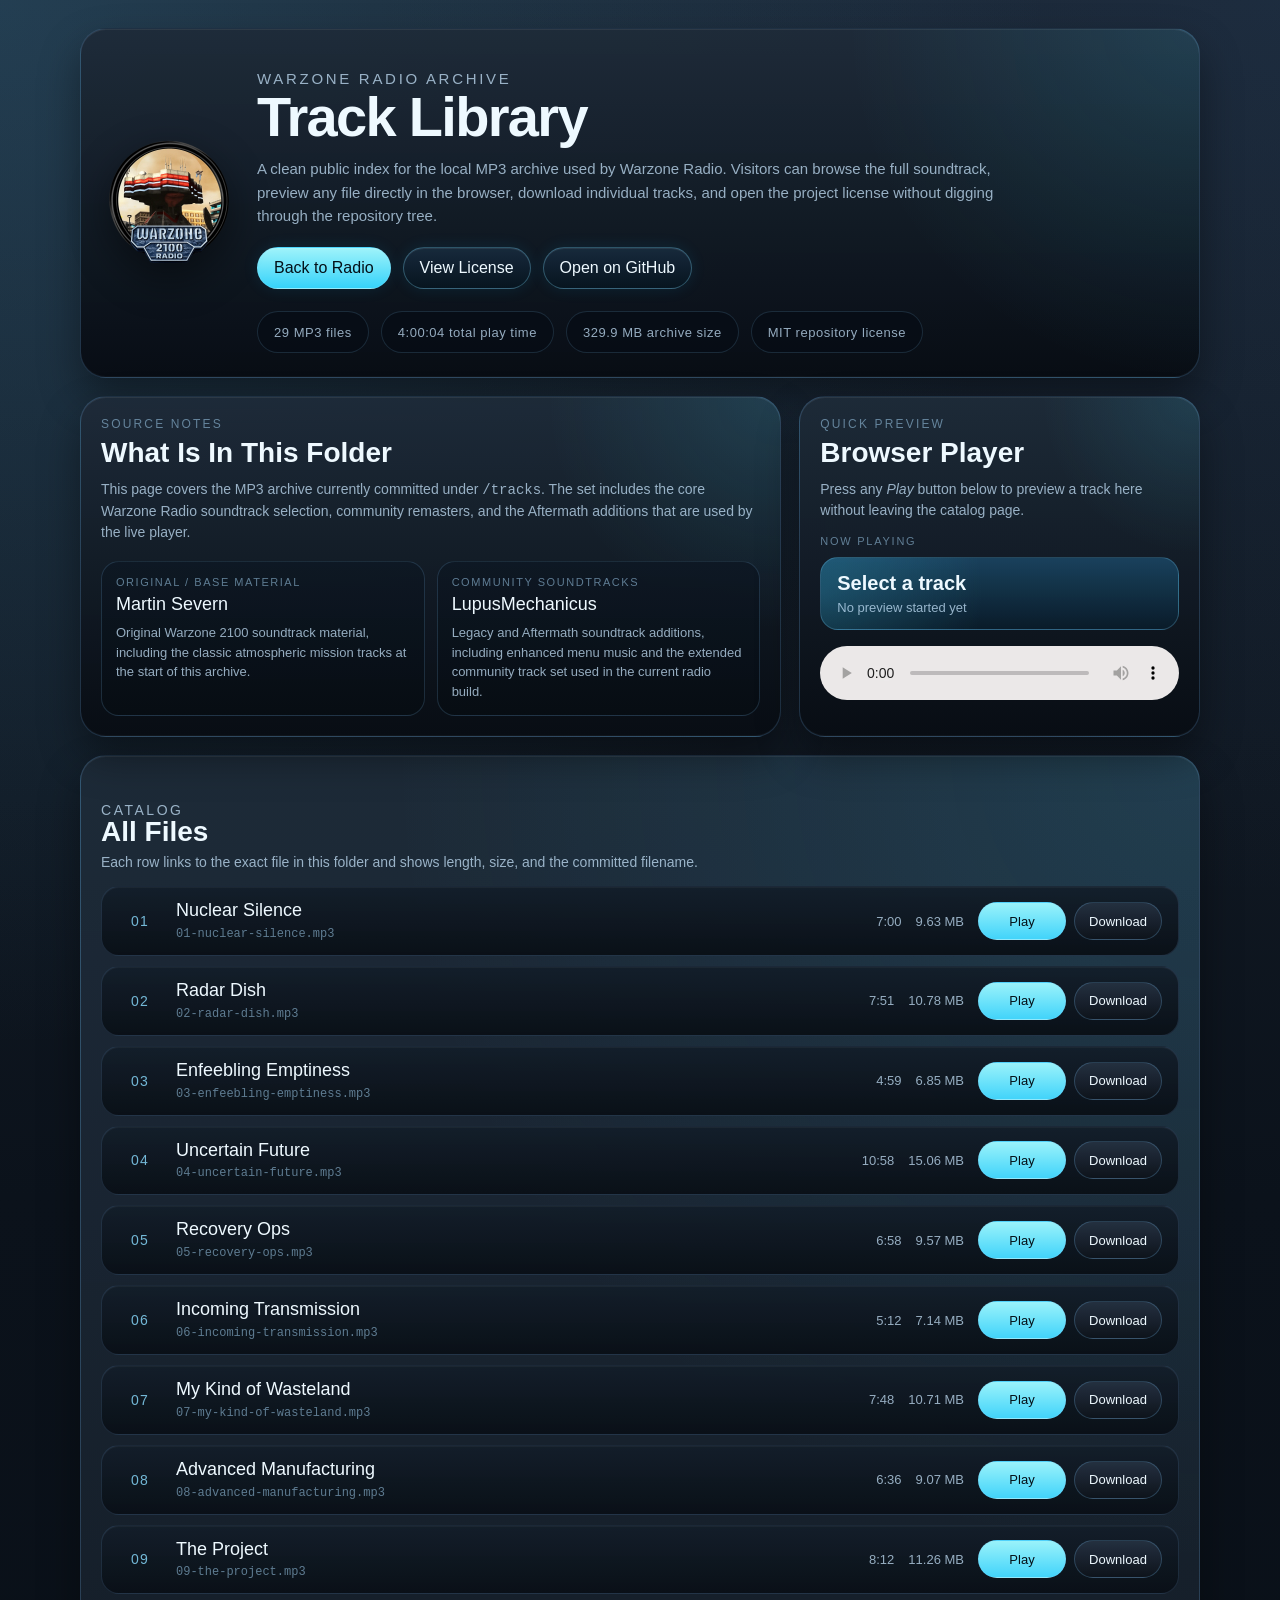
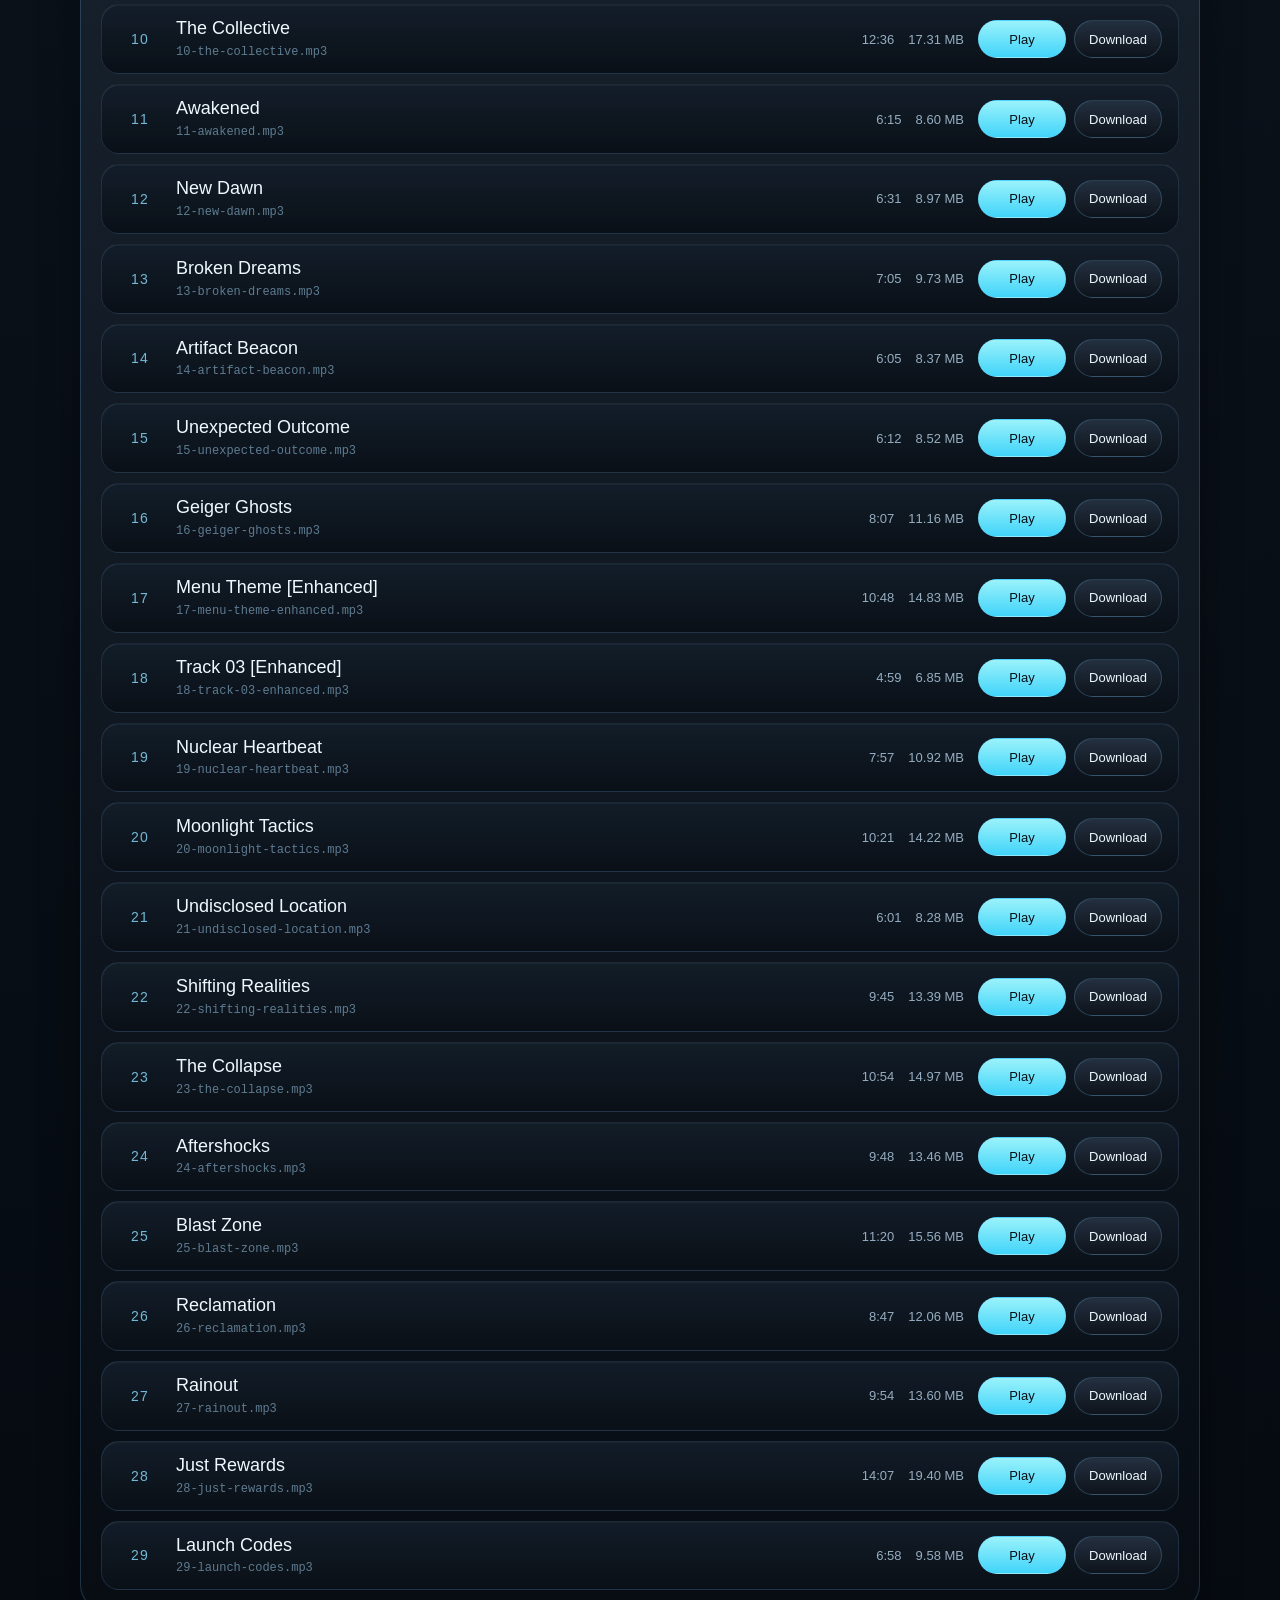
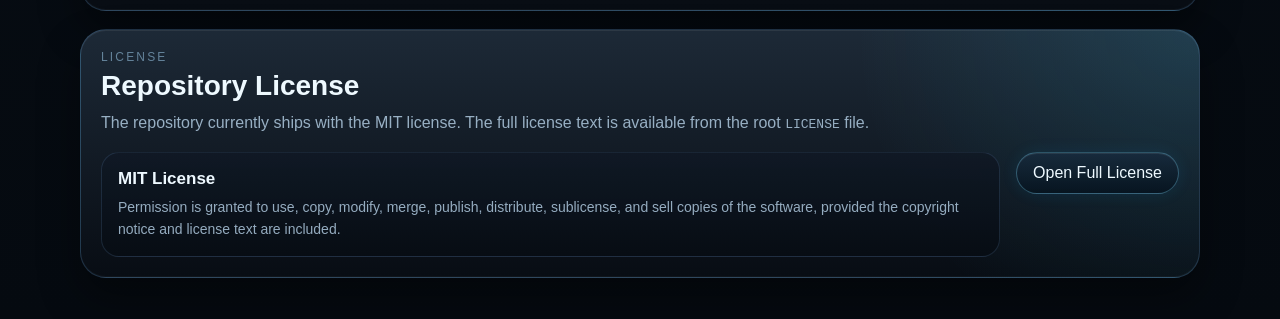
<file: tracks/index.html>
<!DOCTYPE html>
<html lang="en">
<head>
<meta charset="UTF-8">
<meta name="viewport" content="width=device-width, initial-scale=1.0">
<title>Warzone Radio Tracks</title>
<meta name="theme-color" content="#08111a">
<link rel="icon" type="image/webp" href="../assets/warzone-radio-logo.webp">
<style>
:root {
  --bg-0: #02070d;
  --bg-1: #09131d;
  --bg-2: #101d29;
  --panel-0: rgba(15, 25, 37, 0.96);
  --panel-1: rgba(9, 15, 22, 0.98);
  --line: rgba(120, 188, 255, 0.2);
  --line-strong: rgba(124, 220, 255, 0.42);
  --text: #eef9ff;
  --text-soft: rgba(202, 232, 255, 0.72);
  --text-dim: rgba(154, 199, 230, 0.58);
  --accent: #43d8ff;
  --accent-strong: #8af2ff;
  --shadow: 0 20px 40px rgba(0, 0, 0, 0.38);
}

* {
  box-sizing: border-box;
}

html {
  scroll-behavior: smooth;
}

body {
  margin: 0;
  min-height: 100vh;
  color: var(--text);
  font-family: Arial, sans-serif;
  background:
    radial-gradient(circle at top left, rgba(62, 138, 180, 0.26), transparent 28%),
    radial-gradient(circle at top right, rgba(43, 82, 130, 0.18), transparent 24%),
    linear-gradient(180deg, #1a2430 0%, #0b121b 34%, #050a10 100%);
}

.shell {
  width: min(1120px, calc(100vw - 32px));
  margin: 0 auto;
  padding: 28px 0 42px;
}

.hero,
.panel,
.license-panel {
  border: 1px solid var(--line);
  border-radius: 26px;
  background:
    radial-gradient(circle at top right, rgba(67, 216, 255, 0.12), transparent 30%),
    linear-gradient(180deg, rgba(30, 43, 57, 0.96) 0%, rgba(8, 13, 20, 0.99) 100%);
  box-shadow:
    inset 0 1px 0 rgba(255, 255, 255, 0.07),
    inset 0 -1px 0 rgba(255, 255, 255, 0.03),
    var(--shadow);
}

.hero {
  display: grid;
  grid-template-columns: 128px minmax(0, 1fr);
  gap: 24px;
  align-items: center;
  padding: 24px;
}

.hero-logo {
  width: 128px;
  height: 128px;
  object-fit: contain;
  filter: drop-shadow(0 14px 20px rgba(0, 0, 0, 0.45));
}

.eyebrow {
  margin: 0 0 8px;
  color: var(--text-dim);
  font-size: 12px;
  letter-spacing: 0.18em;
  text-transform: uppercase;
}

.hero h1 {
  margin: 0;
  font-size: clamp(34px, 6vw, 56px);
  line-height: 0.95;
  letter-spacing: -0.03em;
}

.hero p {
  margin: 14px 0 0;
  max-width: 760px;
  color: var(--text-soft);
  font-size: 15px;
  line-height: 1.55;
}

.hero-actions,
.stats,
.credits {
  display: flex;
  flex-wrap: wrap;
  gap: 12px;
}

.hero-actions {
  margin-top: 20px;
}

.action,
.stat-pill {
  display: inline-flex;
  align-items: center;
  justify-content: center;
  min-height: 42px;
  padding: 0 16px;
  border-radius: 999px;
  text-decoration: none;
}

.action {
  border: 1px solid rgba(124, 220, 255, 0.32);
  color: var(--text);
  background: linear-gradient(180deg, rgba(24, 43, 61, 0.96) 0%, rgba(7, 21, 32, 0.98) 100%);
  box-shadow:
    inset 0 1px 0 rgba(255, 255, 255, 0.08),
    0 0 16px rgba(0, 180, 255, 0.1);
}

.action:hover {
  border-color: rgba(138, 242, 255, 0.58);
  box-shadow:
    inset 0 1px 0 rgba(255, 255, 255, 0.1),
    0 0 20px rgba(0, 200, 255, 0.16);
}

.action.is-primary {
  color: #041018;
  background: linear-gradient(180deg, rgba(162, 248, 255, 0.98) 0%, rgba(55, 215, 255, 0.98) 100%);
}

.stats {
  margin: 22px 0 0;
}

.stat-pill {
  border: 1px solid rgba(117, 178, 222, 0.18);
  color: var(--text-soft);
  background: rgba(6, 13, 21, 0.68);
  font-size: 13px;
  letter-spacing: 0.04em;
}

.layout {
  display: grid;
  grid-template-columns: minmax(0, 1.4fr) minmax(300px, 0.8fr);
  gap: 18px;
  margin-top: 18px;
}

.panel {
  padding: 20px;
}

.panel h2,
.license-panel h2 {
  margin: 0;
  font-size: 28px;
  line-height: 1;
}

.panel-copy {
  margin: 12px 0 0;
  color: var(--text-soft);
  font-size: 14px;
  line-height: 1.5;
}

.credits {
  margin-top: 18px;
}

.credit-card {
  flex: 1 1 180px;
  min-width: 0;
  padding: 14px;
  border-radius: 18px;
  border: 1px solid rgba(122, 188, 235, 0.18);
  background: linear-gradient(180deg, rgba(14, 24, 36, 0.92) 0%, rgba(7, 13, 19, 0.98) 100%);
}

.credit-label {
  margin: 0 0 6px;
  color: var(--text-dim);
  font-size: 11px;
  letter-spacing: 0.14em;
  text-transform: uppercase;
}

.credit-title {
  margin: 0;
  font-size: 18px;
}

.credit-copy {
  margin: 8px 0 0;
  color: var(--text-soft);
  font-size: 13px;
  line-height: 1.5;
}

.preview-title {
  margin-top: 14px;
  color: var(--text-dim);
  font-size: 11px;
  letter-spacing: 0.16em;
  text-transform: uppercase;
}

.now-playing {
  margin-top: 10px;
  padding: 14px 16px;
  border-radius: 18px;
  border: 1px solid rgba(126, 214, 255, 0.24);
  background:
    radial-gradient(circle at left center, rgba(68, 214, 255, 0.2), transparent 45%),
    linear-gradient(180deg, rgba(26, 68, 96, 0.94) 0%, rgba(10, 28, 42, 0.98) 100%);
}

.now-playing strong {
  display: block;
  font-size: 20px;
  line-height: 1.1;
}

.now-playing span {
  display: block;
  margin-top: 6px;
  color: var(--text-soft);
  font-size: 13px;
}

.preview-player {
  width: 100%;
  margin-top: 16px;
  filter: hue-rotate(158deg) saturate(1.12) brightness(0.96);
}

.catalog-head {
  display: flex;
  align-items: end;
  justify-content: space-between;
  gap: 16px;
  margin-top: 18px;
}

.catalog-head p {
  margin: 8px 0 0;
  color: var(--text-soft);
  font-size: 14px;
}

.track-list {
  margin-top: 16px;
  display: grid;
  gap: 10px;
}

.track-row {
  display: grid;
  grid-template-columns: 44px minmax(0, 1fr) auto auto auto;
  gap: 14px;
  align-items: center;
  padding: 14px 16px;
  border-radius: 18px;
  border: 1px solid rgba(116, 170, 225, 0.16);
  background: linear-gradient(180deg, rgba(19, 30, 42, 0.94) 0%, rgba(10, 16, 23, 0.98) 100%);
  box-shadow: inset 0 1px 0 rgba(255, 255, 255, 0.04);
}

.track-row:hover {
  border-color: rgba(126, 220, 255, 0.34);
  box-shadow:
    inset 0 1px 0 rgba(255, 255, 255, 0.06),
    0 0 0 1px rgba(78, 198, 255, 0.08);
}

.track-index {
  color: rgba(138, 220, 255, 0.82);
  font-size: 14px;
  letter-spacing: 0.08em;
  text-align: center;
}

.track-main {
  min-width: 0;
}

.track-title {
  display: block;
  font-size: 18px;
  line-height: 1.1;
}

.track-file {
  display: block;
  margin-top: 6px;
  color: var(--text-dim);
  font-size: 12px;
  font-family: Consolas, monospace;
  white-space: nowrap;
  overflow: hidden;
  text-overflow: ellipsis;
}

.track-meta {
  color: var(--text-soft);
  font-size: 13px;
  font-variant-numeric: tabular-nums;
  text-align: right;
}

.track-action {
  display: inline-flex;
  align-items: center;
  justify-content: center;
  min-width: 88px;
  min-height: 38px;
  padding: 0 12px;
  border: 1px solid rgba(121, 199, 255, 0.24);
  border-radius: 999px;
  color: var(--text);
  background: linear-gradient(180deg, rgba(37, 49, 65, 0.96) 0%, rgba(14, 20, 28, 0.98) 100%);
  text-decoration: none;
  font-size: 13px;
}

.track-action:hover {
  border-color: rgba(138, 242, 255, 0.5);
}

.track-action.is-play {
  color: #041018;
  background: linear-gradient(180deg, rgba(157, 247, 255, 0.98) 0%, rgba(67, 216, 255, 0.98) 100%);
}

.license-panel {
  margin-top: 18px;
  padding: 20px;
}

.license-copy {
  margin: 10px 0 0;
  color: var(--text-soft);
  line-height: 1.6;
}

.license-grid {
  display: grid;
  grid-template-columns: minmax(0, 1fr) auto;
  gap: 16px;
  align-items: start;
  margin-top: 16px;
}

.license-note {
  padding: 16px;
  border-radius: 18px;
  border: 1px solid rgba(116, 170, 225, 0.16);
  background: linear-gradient(180deg, rgba(16, 25, 37, 0.94) 0%, rgba(7, 13, 20, 0.98) 100%);
}

.license-note strong {
  display: block;
  font-size: 17px;
}

.license-note span {
  display: block;
  margin-top: 8px;
  color: var(--text-soft);
  font-size: 14px;
  line-height: 1.55;
}

@media (max-width: 920px) {
  .layout {
    grid-template-columns: 1fr;
  }

  .hero {
    grid-template-columns: 1fr;
    text-align: center;
    justify-items: center;
  }

  .hero p,
  .stats,
  .hero-actions {
    justify-content: center;
  }

  .catalog-head {
    align-items: start;
    flex-direction: column;
  }
}

@media (max-width: 760px) {
  .shell {
    width: min(100vw - 20px, 1120px);
    padding-top: 14px;
  }

  .panel,
  .license-panel,
  .hero {
    border-radius: 22px;
  }

  .track-row {
    grid-template-columns: 36px minmax(0, 1fr);
  }

  .track-meta,
  .track-action {
    justify-self: start;
  }

  .track-row > .track-meta:nth-of-type(1),
  .track-row > .track-meta:nth-of-type(2) {
    margin-left: 50px;
  }

  .track-row > .track-action {
    margin-left: 50px;
  }

  .license-grid {
    grid-template-columns: 1fr;
  }
}
</style>
</head>
<body>
<main class="shell">
  <section class="hero">
    <img class="hero-logo" src="../assets/warzone-radio-logo.webp" alt="Warzone 2100 Radio logo">
    <div>
      <p class="eyebrow">Warzone Radio Archive</p>
      <h1>Track Library</h1>
      <p>
        A clean public index for the local MP3 archive used by Warzone Radio. Visitors can browse the full soundtrack,
        preview any file directly in the browser, download individual tracks, and open the project license without
        digging through the repository tree.
      </p>
      <div class="hero-actions">
        <a class="action is-primary" href="../">Back to Radio</a>
        <a class="action" href="../LICENSE">View License</a>
        <a class="action" href="https://github.com/MaWay2000/warzone2100-radio/tree/main/tracks">Open on GitHub</a>
      </div>
      <div class="stats">
        <span class="stat-pill">29 MP3 files</span>
        <span class="stat-pill">4:00:04 total play time</span>
        <span class="stat-pill">329.9 MB archive size</span>
        <span class="stat-pill">MIT repository license</span>
      </div>
    </div>
  </section>

  <section class="layout">
    <section class="panel">
      <p class="eyebrow">Source Notes</p>
      <h2>What Is In This Folder</h2>
      <p class="panel-copy">
        This page covers the MP3 archive currently committed under <code>/tracks</code>. The set includes the core
        Warzone Radio soundtrack selection, community remasters, and the Aftermath additions that are used by the
        live player.
      </p>
      <div class="credits">
        <article class="credit-card">
          <p class="credit-label">Original / Base Material</p>
          <p class="credit-title">Martin Severn</p>
          <p class="credit-copy">
            Original Warzone 2100 soundtrack material, including the classic atmospheric mission tracks at the start
            of this archive.
          </p>
        </article>
        <article class="credit-card">
          <p class="credit-label">Community Soundtracks</p>
          <p class="credit-title">LupusMechanicus</p>
          <p class="credit-copy">
            Legacy and Aftermath soundtrack additions, including enhanced menu music and the extended community track
            set used in the current radio build.
          </p>
        </article>
      </div>
    </section>

    <aside class="panel">
      <p class="eyebrow">Quick Preview</p>
      <h2>Browser Player</h2>
      <p class="panel-copy">
        Press any <em>Play</em> button below to preview a track here without leaving the catalog page.
      </p>
      <div class="preview-title">Now Playing</div>
      <div class="now-playing">
        <strong id="previewTitle">Select a track</strong>
        <span id="previewMeta">No preview started yet</span>
      </div>
      <audio class="preview-player" id="previewPlayer" controls preload="none"></audio>
    </aside>
  </section>

  <section class="panel" style="margin-top: 18px;">
    <div class="catalog-head">
      <div>
        <p class="eyebrow">Catalog</p>
        <h2>All Files</h2>
        <p>Each row links to the exact file in this folder and shows length, size, and the committed filename.</p>
      </div>
    </div>
    <div class="track-list" id="trackList"></div>
  </section>

  <section class="license-panel" id="license">
    <p class="eyebrow">License</p>
    <h2>Repository License</h2>
    <p class="license-copy">
      The repository currently ships with the MIT license. The full license text is available from the root
      <code>LICENSE</code> file.
    </p>
    <div class="license-grid">
      <div class="license-note">
        <strong>MIT License</strong>
        <span>
          Permission is granted to use, copy, modify, merge, publish, distribute, sublicense, and sell copies of the
          software, provided the copyright notice and license text are included.
        </span>
      </div>
      <a class="action" href="../LICENSE">Open Full License</a>
    </div>
  </section>
</main>

<script>
const TRACKS = [
  { number: "01", title: "Nuclear Silence", length: "7:00", size: "9.63 MB", file: "01-nuclear-silence.mp3" },
  { number: "02", title: "Radar Dish", length: "7:51", size: "10.78 MB", file: "02-radar-dish.mp3" },
  { number: "03", title: "Enfeebling Emptiness", length: "4:59", size: "6.85 MB", file: "03-enfeebling-emptiness.mp3" },
  { number: "04", title: "Uncertain Future", length: "10:58", size: "15.06 MB", file: "04-uncertain-future.mp3" },
  { number: "05", title: "Recovery Ops", length: "6:58", size: "9.57 MB", file: "05-recovery-ops.mp3" },
  { number: "06", title: "Incoming Transmission", length: "5:12", size: "7.14 MB", file: "06-incoming-transmission.mp3" },
  { number: "07", title: "My Kind of Wasteland", length: "7:48", size: "10.71 MB", file: "07-my-kind-of-wasteland.mp3" },
  { number: "08", title: "Advanced Manufacturing", length: "6:36", size: "9.07 MB", file: "08-advanced-manufacturing.mp3" },
  { number: "09", title: "The Project", length: "8:12", size: "11.26 MB", file: "09-the-project.mp3" },
  { number: "10", title: "The Collective", length: "12:36", size: "17.31 MB", file: "10-the-collective.mp3" },
  { number: "11", title: "Awakened", length: "6:15", size: "8.60 MB", file: "11-awakened.mp3" },
  { number: "12", title: "New Dawn", length: "6:31", size: "8.97 MB", file: "12-new-dawn.mp3" },
  { number: "13", title: "Broken Dreams", length: "7:05", size: "9.73 MB", file: "13-broken-dreams.mp3" },
  { number: "14", title: "Artifact Beacon", length: "6:05", size: "8.37 MB", file: "14-artifact-beacon.mp3" },
  { number: "15", title: "Unexpected Outcome", length: "6:12", size: "8.52 MB", file: "15-unexpected-outcome.mp3" },
  { number: "16", title: "Geiger Ghosts", length: "8:07", size: "11.16 MB", file: "16-geiger-ghosts.mp3" },
  { number: "17", title: "Menu Theme [Enhanced]", length: "10:48", size: "14.83 MB", file: "17-menu-theme-enhanced.mp3" },
  { number: "18", title: "Track 03 [Enhanced]", length: "4:59", size: "6.85 MB", file: "18-track-03-enhanced.mp3" },
  { number: "19", title: "Nuclear Heartbeat", length: "7:57", size: "10.92 MB", file: "19-nuclear-heartbeat.mp3" },
  { number: "20", title: "Moonlight Tactics", length: "10:21", size: "14.22 MB", file: "20-moonlight-tactics.mp3" },
  { number: "21", title: "Undisclosed Location", length: "6:01", size: "8.28 MB", file: "21-undisclosed-location.mp3" },
  { number: "22", title: "Shifting Realities", length: "9:45", size: "13.39 MB", file: "22-shifting-realities.mp3" },
  { number: "23", title: "The Collapse", length: "10:54", size: "14.97 MB", file: "23-the-collapse.mp3" },
  { number: "24", title: "Aftershocks", length: "9:48", size: "13.46 MB", file: "24-aftershocks.mp3" },
  { number: "25", title: "Blast Zone", length: "11:20", size: "15.56 MB", file: "25-blast-zone.mp3" },
  { number: "26", title: "Reclamation", length: "8:47", size: "12.06 MB", file: "26-reclamation.mp3" },
  { number: "27", title: "Rainout", length: "9:54", size: "13.60 MB", file: "27-rainout.mp3" },
  { number: "28", title: "Just Rewards", length: "14:07", size: "19.40 MB", file: "28-just-rewards.mp3" },
  { number: "29", title: "Launch Codes", length: "6:58", size: "9.58 MB", file: "29-launch-codes.mp3" }
];

const trackList = document.getElementById("trackList");
const previewPlayer = document.getElementById("previewPlayer");
const previewTitle = document.getElementById("previewTitle");
const previewMeta = document.getElementById("previewMeta");

function setPreview(track) {
  previewPlayer.src = track.file;
  previewTitle.textContent = track.title;
  previewMeta.textContent = `${track.file} | ${track.length} | ${track.size}`;
  previewPlayer.play().catch(() => {});
}

TRACKS.forEach((track) => {
  const row = document.createElement("article");
  row.className = "track-row";

  row.innerHTML = `
    <div class="track-index">${track.number}</div>
    <div class="track-main">
      <span class="track-title">${track.title}</span>
      <span class="track-file">${track.file}</span>
    </div>
    <div class="track-meta">${track.length}</div>
    <div class="track-meta">${track.size}</div>
    <div style="display:flex; gap:8px; flex-wrap:wrap;">
      <button class="track-action is-play" type="button">Play</button>
      <a class="track-action" href="${track.file}" download>Download</a>
    </div>
  `;

  row.querySelector("button").addEventListener("click", () => setPreview(track));
  row.querySelector(".track-title").addEventListener("click", () => setPreview(track));
  row.querySelector(".track-title").style.cursor = "pointer";
  trackList.appendChild(row);
});
</script>
</body>
</html>
</file>
